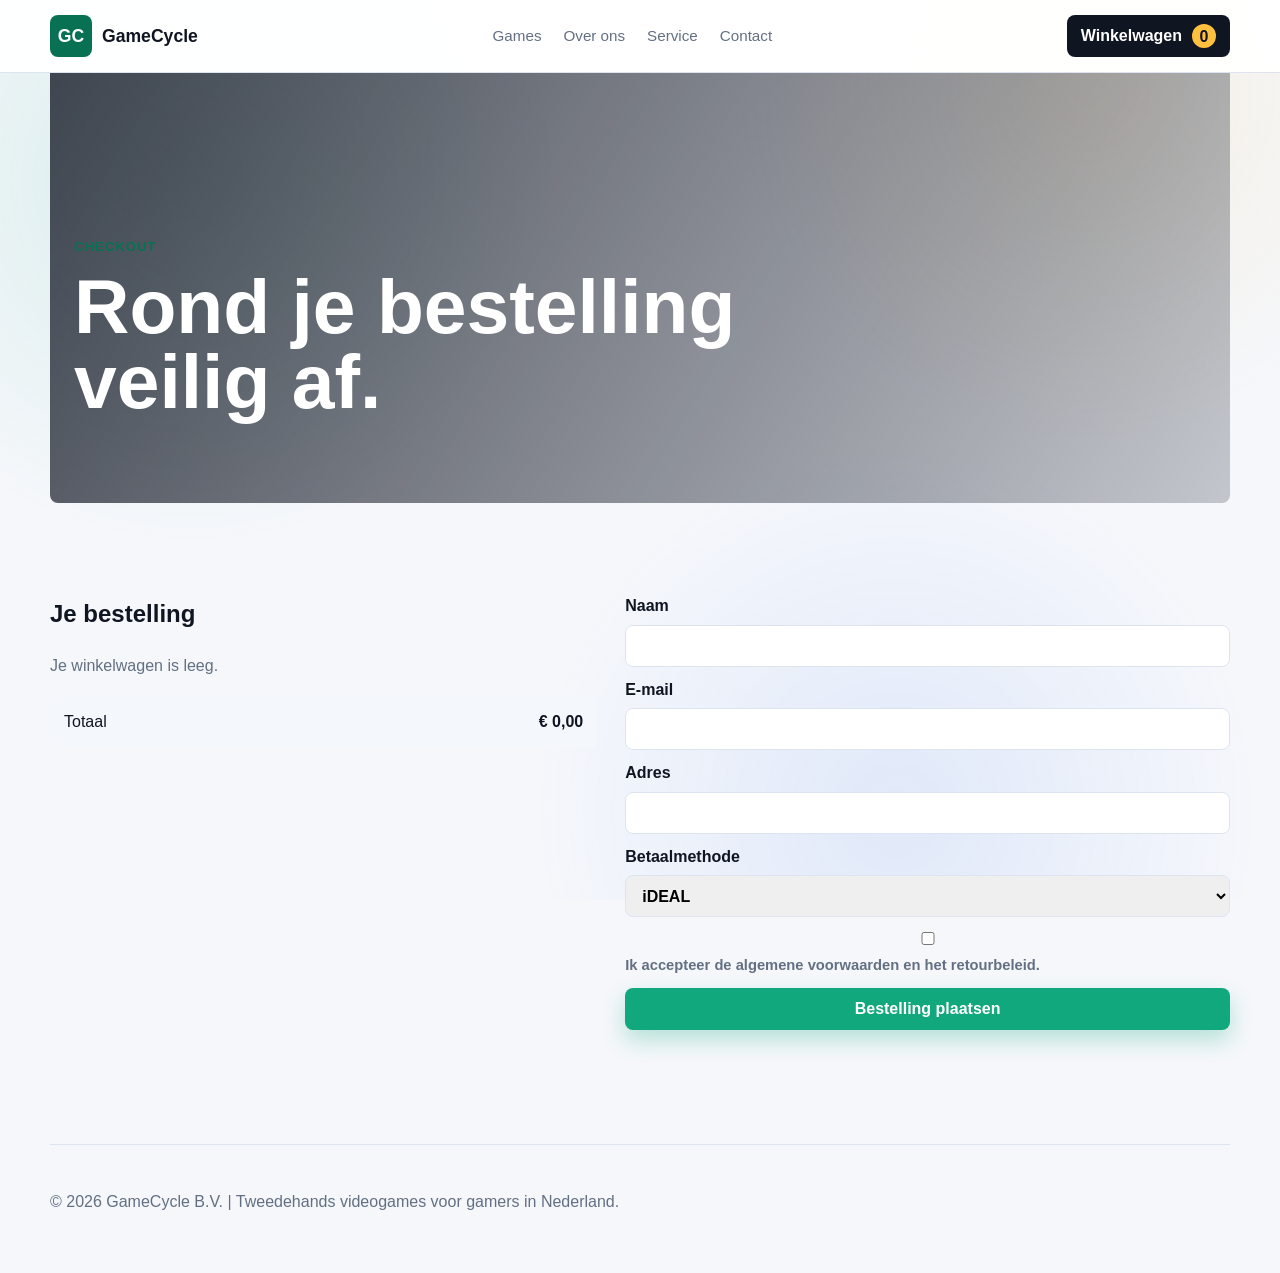
<file: Checkout.html>
<!DOCTYPE html>
<html lang="nl">
<head>
    <meta charset="UTF-8">
    <meta name="viewport" content="width=device-width, initial-scale=1.0">
    <link rel="stylesheet" href="Test.css">
    <title>Afrekenen | GameCycle</title>
</head>
<body>
    <header class="site-header"></header>

    <main>
        <section class="page-hero checkout-hero">
            <p class="eyebrow">Checkout</p>
            <h1>Rond je bestelling veilig af.</h1>
        </section>
        <section class="section checkout-layout">
            <div>
                <h2>Je bestelling</h2>
                <div class="cart-items" data-cart-items></div>
                <div class="totals"><span>Totaal</span><strong data-cart-total>EUR 0,00</strong></div>
            </div>
            <form class="checkout" data-checkout-form>
                <label>Naam<input type="text" name="customerName" required></label>
                <label>E-mail<input type="email" name="customerEmail" required></label>
                <label>Adres<input type="text" name="customerAddress" required></label>
                <label>Betaalmethode<select name="paymentMethod" required><option>iDEAL</option><option>PayPal</option><option>Creditcard</option></select></label>
                <label class="terms"><input type="checkbox" name="acceptTerms" required> Ik accepteer de algemene voorwaarden en het retourbeleid.</label>
                <button class="button primary full" type="submit">Bestelling plaatsen</button>
                <p class="order-message" data-order-message role="status"></p>
            </form>
        </section>
    </main>

    <script src="components.js"></script>
    <script src="shop.js"></script>
</body>
</html>
</file>
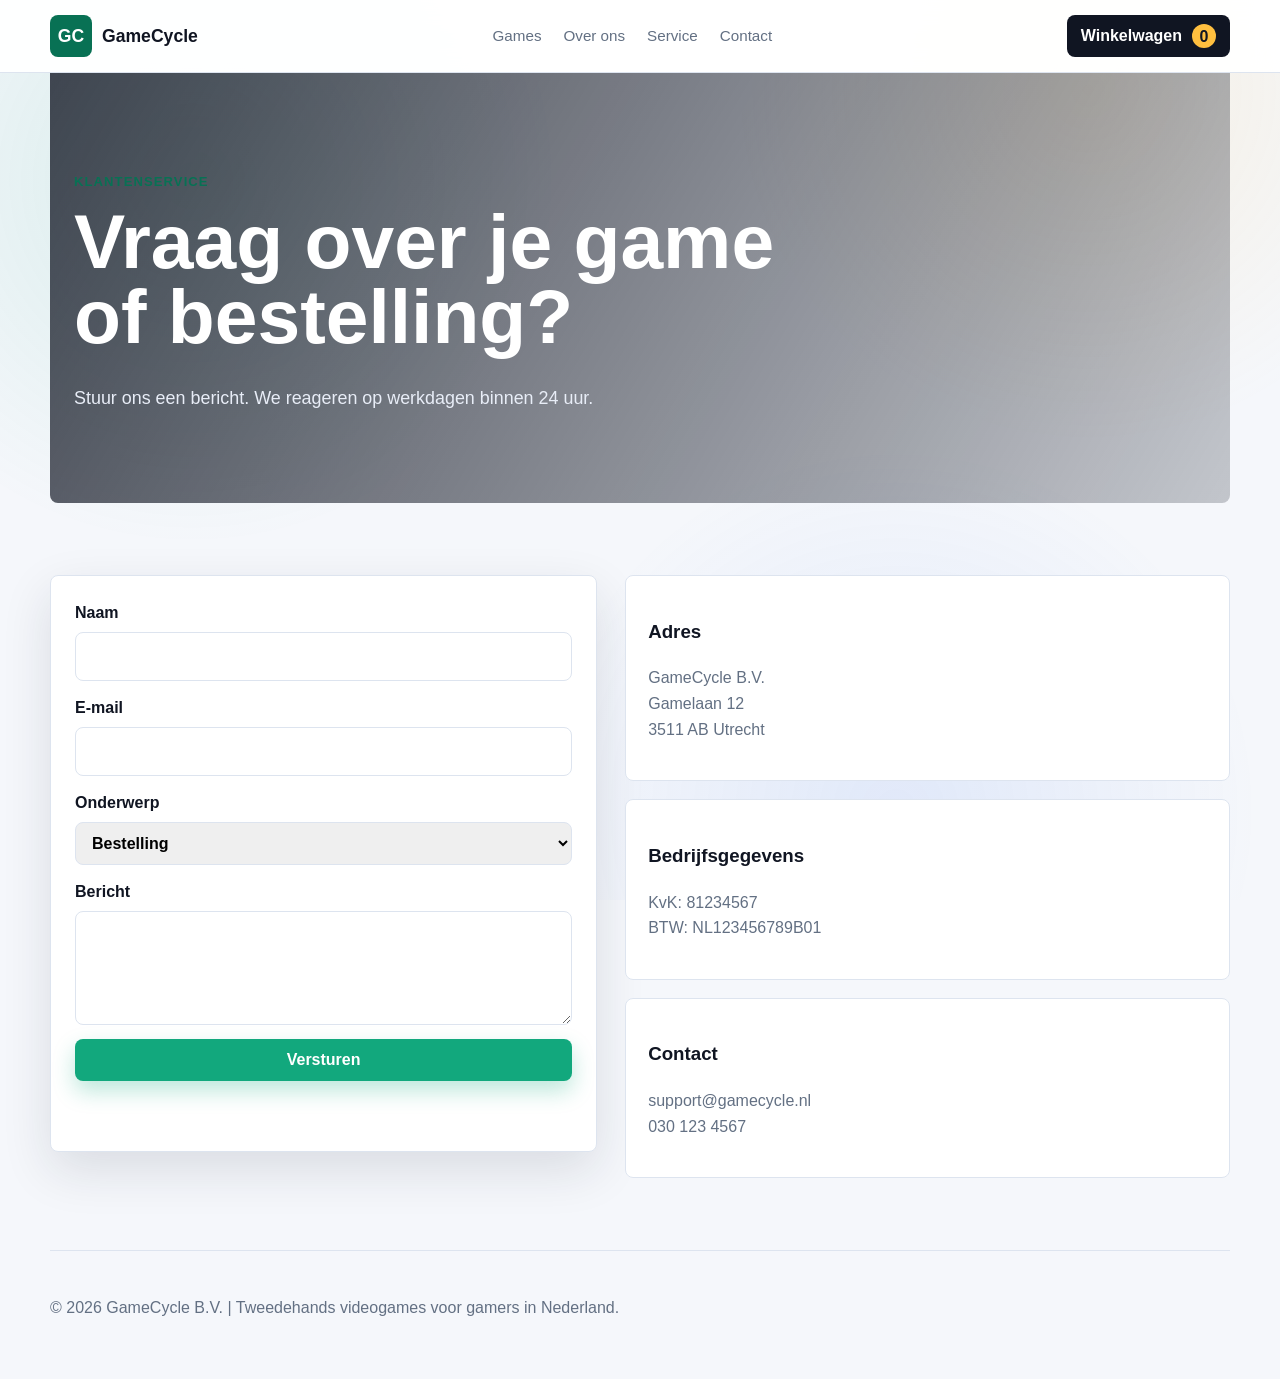
<file: Contact.html>
<!DOCTYPE html>
<html lang="nl">
<head>
    <meta charset="UTF-8">
    <meta name="viewport" content="width=device-width, initial-scale=1.0">
    <link rel="stylesheet" href="Test.css">
    <title>Contact | GameCycle</title>
</head>
<body>
    <header class="site-header"></header>

    <main>
        <section class="page-hero contact-hero">
            <p class="eyebrow">Klantenservice</p>
            <h1>Vraag over je game of bestelling?</h1>
            <p>Stuur ons een bericht. We reageren op werkdagen binnen 24 uur.</p>
        </section>
        <section class="section contact-layout">
            <form class="contact-form" onsubmit="event.preventDefault(); this.querySelector('p').textContent='Bericht verzonden. We nemen snel contact op.';">
                <label>Naam<input type="text" required></label>
                <label>E-mail<input type="email" required></label>
                <label>Onderwerp<select required><option>Bestelling</option><option>Retour</option><option>Productvraag</option></select></label>
                <label>Bericht<textarea rows="6" required></textarea></label>
                <button class="button primary" type="submit">Versturen</button>
                <p class="order-message" role="status"></p>
            </form>
            <div class="legal-grid contact-cards">
                <article><h3>Adres</h3><p>GameCycle B.V.<br>Gamelaan 12<br>3511 AB Utrecht</p></article>
                <article><h3>Bedrijfsgegevens</h3><p>KvK: 81234567<br>BTW: NL123456789B01</p></article>
                <article><h3>Contact</h3><p>support@gamecycle.nl<br>030 123 4567</p></article>
            </div>
        </section>
    </main>

    <script src="components.js"></script>
    <script src="shop.js"></script>
</body>
</html>
</file>
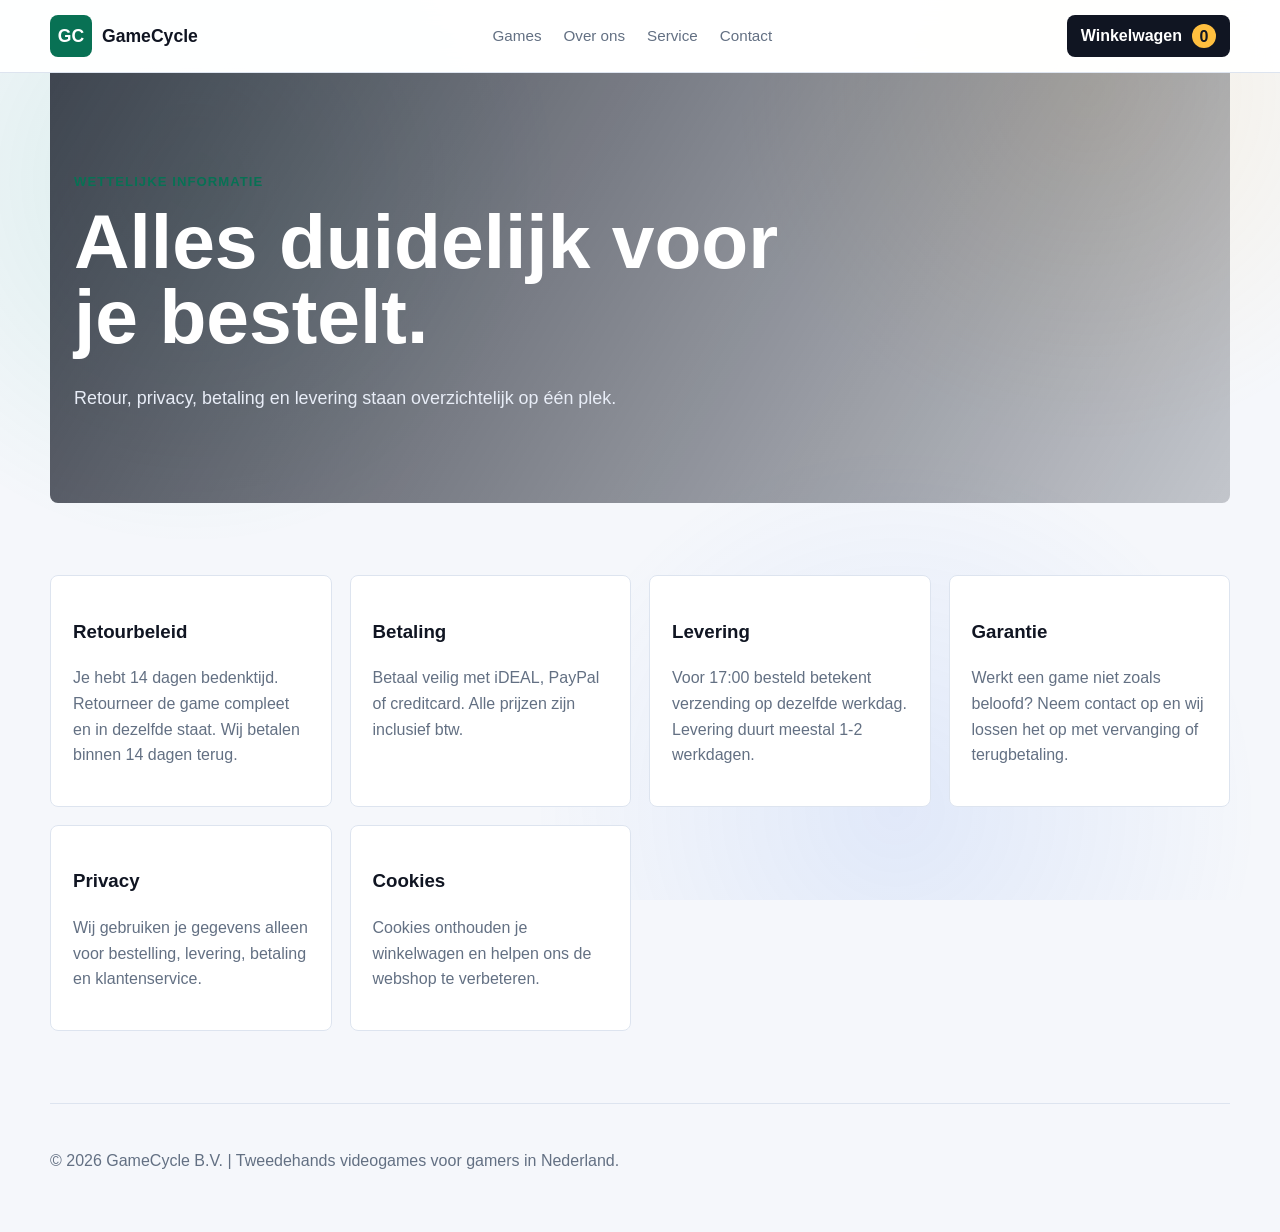
<file: Service.html>
<!DOCTYPE html>
<html lang="nl">
<head>
    <meta charset="UTF-8">
    <meta name="viewport" content="width=device-width, initial-scale=1.0">
    <link rel="stylesheet" href="Test.css">
    <title>Service | GameCycle</title>
</head>
<body>
    <header class="site-header"></header>

    <main>
        <section class="page-hero service-hero">
            <p class="eyebrow">Wettelijke informatie</p>
            <h1>Alles duidelijk voor je bestelt.</h1>
            <p>Retour, privacy, betaling en levering staan overzichtelijk op één plek.</p>
        </section>
        <section class="section legal-grid">
            <article><h3>Retourbeleid</h3><p>Je hebt 14 dagen bedenktijd. Retourneer de game compleet en in dezelfde staat. Wij betalen binnen 14 dagen terug.</p></article>
            <article><h3>Betaling</h3><p>Betaal veilig met iDEAL, PayPal of creditcard. Alle prijzen zijn inclusief btw.</p></article>
            <article><h3>Levering</h3><p>Voor 17:00 besteld betekent verzending op dezelfde werkdag. Levering duurt meestal 1-2 werkdagen.</p></article>
            <article><h3>Garantie</h3><p>Werkt een game niet zoals beloofd? Neem contact op en wij lossen het op met vervanging of terugbetaling.</p></article>
            <article><h3>Privacy</h3><p>Wij gebruiken je gegevens alleen voor bestelling, levering, betaling en klantenservice.</p></article>
            <article><h3>Cookies</h3><p>Cookies onthouden je winkelwagen en helpen ons de webshop te verbeteren.</p></article>
        </section>
    </main>

    <script src="components.js"></script>
    <script src="shop.js"></script>
</body>
</html>
</file>
<file: Test.css>
:root {
    --bg: #f5f7fb;
    --surface: #ffffff;
    --ink: #101522;
    --muted: #637083;
    --line: #dde4ef;
    --primary: #12a87d;
    --primary-dark: #087154;
    --accent: #ffbf3f;
    --blue: #2f6fed;
    --red: #e65757;
    --green: #1f9f65;
    --shadow: 0 18px 50px rgba(22, 31, 49, 0.12);
}

* {
    box-sizing: border-box;
}

html {
    scroll-behavior: smooth;
}

body {
    margin: 0;
    font-family: Arial, Helvetica, sans-serif;
    color: var(--ink);
    background: var(--bg);
    line-height: 1.6;
}

body::before {
    content: "";
    position: fixed;
    inset: 0;
    z-index: -1;
    background:
        radial-gradient(circle at 15% 20%, rgba(18, 168, 125, 0.12), transparent 28%),
        radial-gradient(circle at 85% 10%, rgba(255, 191, 63, 0.12), transparent 26%),
        radial-gradient(circle at 70% 90%, rgba(47, 111, 237, 0.1), transparent 30%);
    animation: ambient-shift 12s ease-in-out infinite alternate;
}

a {
    color: inherit;
    text-decoration: none;
}

button,
input,
select {
    font: inherit;
}

button,
a.button,
.cart-button,
.price-row button,
.filter,
.checkout button,
.contact-form button,
.cart-item button {
    position: relative;
    isolation: isolate;
    overflow: hidden;
    transform: translateY(0) scale(1);
    transition:
        transform 0.2s ease,
        box-shadow 0.2s ease,
        background-color 0.2s ease,
        color 0.2s ease,
        border-color 0.2s ease;
}

button::before,
a.button::before,
.cart-button::before,
.price-row button::before,
.filter::before,
.checkout button::before,
.contact-form button::before,
.cart-item button::before {
    content: "";
    position: absolute;
    inset: -40% -80%;
    z-index: -1;
    background: linear-gradient(110deg, transparent 35%, rgba(255, 255, 255, 0.34), transparent 62%);
    transform: translateX(-120%) rotate(8deg);
    transition: transform 0.45s ease;
}

button:hover,
a.button:hover,
.cart-button:hover,
.price-row button:hover,
.filter:hover,
.checkout button:hover,
.contact-form button:hover,
.cart-item button:hover {
    transform: translateY(-3px) scale(1.02);
    box-shadow: 0 14px 26px rgba(16, 21, 34, 0.18);
}

button:hover::before,
a.button:hover::before,
.cart-button:hover::before,
.price-row button:hover::before,
.filter:hover::before,
.checkout button:hover::before,
.contact-form button:hover::before,
.cart-item button:hover::before {
    transform: translateX(120%) rotate(8deg);
}

button:active,
a.button:active,
.cart-button:active,
.price-row button:active,
.filter:active,
.checkout button:active,
.contact-form button:active,
.cart-item button:active {
    transform: translateY(1px) scale(0.98);
    box-shadow: 0 6px 14px rgba(16, 21, 34, 0.15);
}

button:focus-visible,
a.button:focus-visible,
.cart-button:focus-visible,
.price-row button:focus-visible,
.filter:focus-visible,
.checkout button:focus-visible,
.contact-form button:focus-visible,
.cart-item button:focus-visible {
    outline: 3px solid rgba(255, 191, 63, 0.8);
    outline-offset: 3px;
}

.site-header {
    position: sticky;
    top: 0;
    z-index: 10;
    min-height: 72px;
    background: rgba(255, 255, 255, 0.94);
    border-bottom: 1px solid var(--line);
    backdrop-filter: blur(14px);
}

.nav {
    width: min(1180px, calc(100% - 32px));
    min-height: 72px;
    margin: 0 auto;
    display: flex;
    align-items: center;
    justify-content: space-between;
    gap: 24px;
}

.brand {
    display: inline-flex;
    align-items: center;
    gap: 10px;
    font-weight: 800;
    font-size: 1.1rem;
}

.brand-mark {
    display: grid;
    place-items: center;
    width: 42px;
    height: 42px;
    border-radius: 8px;
    color: #fff;
    background: var(--primary-dark);
}

.nav-links {
    display: flex;
    align-items: center;
    gap: 22px;
    color: var(--muted);
    font-size: 0.95rem;
}

.cart-button,
.button,
.price-row button,
.filter,
.checkout button {
    min-height: 42px;
    border: 0;
    border-radius: 8px;
    cursor: pointer;
    font-weight: 700;
}

.cart-button {
    display: inline-flex;
    align-items: center;
    gap: 10px;
    padding: 0 14px;
    color: #fff;
    background: var(--ink);
}

.cart-button span {
    display: grid;
    place-items: center;
    min-width: 24px;
    height: 24px;
    border-radius: 999px;
    background: var(--accent);
    color: var(--ink);
}

.hero {
    width: min(1180px, calc(100% - 32px));
    min-height: calc(100vh - 72px);
    margin: 0 auto;
    display: grid;
    grid-template-columns: 1.08fr 0.92fr;
    align-items: center;
    gap: 48px;
    padding: 56px 0;
}

.hero-content h1 {
    margin: 0;
    max-width: 720px;
    font-size: clamp(2.5rem, 7vw, 5.6rem);
    line-height: 0.95;
    animation: rise-in 0.7s ease both;
}

.hero-content p {
    max-width: 620px;
    color: var(--muted);
    font-size: 1.14rem;
}

.eyebrow {
    margin: 0 0 12px;
    color: var(--primary-dark);
    font-size: 0.82rem;
    font-weight: 800;
    letter-spacing: 0.08em;
    text-transform: uppercase;
}

.hero-actions {
    display: flex;
    flex-wrap: wrap;
    gap: 12px;
    margin-top: 28px;
}

.button {
    display: inline-flex;
    align-items: center;
    justify-content: center;
    padding: 0 18px;
}

.primary {
    color: #fff;
    background: var(--primary);
    box-shadow: 0 10px 22px rgba(18, 168, 125, 0.28);
}

.secondary {
    color: var(--ink);
    background: #e7edf6;
}

.hero-actions .primary,
.full.primary {
    animation: cta-breathe 2.8s ease-in-out infinite;
}

.hero-panel {
    min-height: 520px;
    display: grid;
    place-items: center;
    position: relative;
    border-radius: 8px;
    background: linear-gradient(145deg, #172033, #243551);
    overflow: hidden;
    box-shadow: var(--shadow);
    transform: perspective(900px) rotateX(var(--tilt-x, 0deg)) rotateY(var(--tilt-y, 0deg));
    animation: float-panel 5s ease-in-out infinite;
    transition: transform 0.18s ease;
}

.hero-panel::before {
    content: "";
    position: absolute;
    inset: 0;
    background-image: linear-gradient(rgba(255, 255, 255, 0.08) 1px, transparent 1px), linear-gradient(90deg, rgba(255, 255, 255, 0.08) 1px, transparent 1px);
    background-size: 42px 42px;
}

.game-stack {
    position: relative;
    z-index: 1;
    display: grid;
    gap: 14px;
    transform: rotate(-7deg);
}

.game-case {
    width: 270px;
    min-height: 82px;
    padding: 18px;
    display: flex;
    align-items: end;
    color: #fff;
    font-size: 1.25rem;
    font-weight: 800;
    border: 3px solid rgba(255, 255, 255, 0.28);
    border-radius: 8px;
    box-shadow: 0 16px 36px rgba(0, 0, 0, 0.25);
    transition: transform 0.2s ease;
}

.game-case:hover {
    transform: translateX(10px) rotate(2deg);
}

.red { background: var(--red); }
.green { background: var(--green); }
.blue { background: var(--blue); }

.deal-card {
    position: absolute;
    right: 24px;
    bottom: 24px;
    z-index: 2;
    width: min(270px, calc(100% - 48px));
    padding: 18px;
    border-radius: 8px;
    background: #fff;
    box-shadow: var(--shadow);
    animation: pulse-card 2.8s ease-in-out infinite;
}

.photo-band {
    width: min(1180px, calc(100% - 32px));
    margin: 0 auto 28px;
    display: grid;
    grid-template-columns: 1.2fr 0.9fr 0.9fr;
    gap: 14px;
}

.photo-band img,
.product-photo,
.story-photo {
    display: block;
    width: 100%;
    object-fit: cover;
    border-radius: 8px;
    box-shadow: var(--shadow);
}

.photo-band img {
    height: 260px;
    transition: transform 0.25s ease, filter 0.25s ease;
}

.photo-band img:first-child {
    height: 340px;
    grid-row: span 2;
}

.photo-band img:hover,
.product-card:hover .product-photo {
    transform: scale(1.03);
    filter: saturate(1.12);
}

.deal-card span,
.deal-card small {
    display: block;
    color: var(--muted);
}

.deal-card strong {
    display: block;
    margin: 6px 0;
    font-size: 1.3rem;
}

.trust-strip {
    width: min(1180px, calc(100% - 32px));
    margin: 0 auto 28px;
    display: grid;
    grid-template-columns: repeat(4, 1fr);
    gap: 1px;
    overflow: hidden;
    border: 1px solid var(--line);
    border-radius: 8px;
    background: var(--line);
}

.trust-strip div {
    padding: 20px;
    background: var(--surface);
}

.trust-strip strong,
.trust-strip span {
    display: block;
}

.trust-strip span {
    color: var(--muted);
    font-size: 0.92rem;
}

.section {
    width: min(1180px, calc(100% - 32px));
    margin: 0 auto;
    padding: 72px 0;
}

.section-heading {
    max-width: 720px;
    margin-bottom: 28px;
}

.section-heading h2,
.split h2 {
    margin: 0;
    font-size: clamp(2rem, 4vw, 3.4rem);
    line-height: 1.05;
}

.section-heading p,
.split p {
    color: var(--muted);
}

.filters {
    display: flex;
    flex-wrap: wrap;
    gap: 10px;
    margin-bottom: 22px;
}

.filter {
    padding: 0 16px;
    color: var(--ink);
    background: #e8eef7;
}

.filter.active {
    color: #fff;
    background: var(--ink);
    box-shadow: 0 10px 22px rgba(16, 21, 34, 0.18);
}

.product-grid {
    display: grid;
    grid-template-columns: repeat(3, minmax(0, 1fr));
    gap: 26px;
}

.product-card {
    overflow: hidden;
    border: 1px solid var(--line);
    border-radius: 8px;
    background: var(--surface);
    box-shadow: 0 10px 28px rgba(22, 31, 49, 0.07);
    transition: transform 0.25s ease, box-shadow 0.25s ease;
    animation: rise-in 0.55s ease both;
}

.product-card:hover {
    transform: translateY(-8px);
    box-shadow: 0 18px 44px rgba(22, 31, 49, 0.16);
}

.product-photo-wrap {
    height: 360px;
    position: relative;
    overflow: hidden;
    display: grid;
    place-items: center;
    background:
        linear-gradient(135deg, rgba(255, 255, 255, 0.08), transparent),
        #172033;
}

.product-photo {
    width: 100%;
    height: 100%;
    padding: 18px;
    object-fit: contain;
    border-radius: 0;
    box-shadow: none;
    transition: transform 0.3s ease, filter 0.3s ease;
}

[data-product-grid] .product-photo-wrap {
    height: 430px;
}

[data-product-grid] .product-photo {
    padding: 20px;
}

.product-photo-wrap .shine {
    position: absolute;
    inset: -30%;
    background: linear-gradient(110deg, transparent 35%, rgba(255, 255, 255, 0.38), transparent 62%);
    transform: translateX(-80%) rotate(10deg);
    transition: transform 0.55s ease;
}

.product-card:hover .shine {
    transform: translateX(80%) rotate(10deg);
}

.motion-ready .product-card,
.motion-ready .legal-grid article,
.motion-ready .review-grid article,
.motion-ready .check-list li,
.motion-ready .journey div {
    opacity: 0;
    transform: translateY(28px);
}

.motion-ready .product-card.is-visible,
.motion-ready .legal-grid article.is-visible,
.motion-ready .review-grid article.is-visible,
.motion-ready .check-list li.is-visible,
.motion-ready .journey div.is-visible {
    opacity: 1;
    transform: translateY(0);
    transition: opacity 0.55s ease, transform 0.55s ease, box-shadow 0.25s ease;
}

.cover {
    min-height: 190px;
    padding: 18px;
    display: flex;
    flex-direction: column;
    justify-content: space-between;
    color: #fff;
    background: var(--blue);
}

.cover.playstation { background: #2454d6; }
.cover.xbox { background: #16834f; }
.cover.nintendo { background: #d63b3b; }
.cover.pc { background: #33394a; }

.cover span {
    width: fit-content;
    padding: 5px 9px;
    border-radius: 999px;
    background: rgba(255, 255, 255, 0.2);
    font-size: 0.8rem;
    font-weight: 800;
}

.cover strong {
    font-size: 1.75rem;
    line-height: 1;
}

.product-info {
    padding: 18px;
}

.product-title {
    display: flex;
    align-items: start;
    justify-content: space-between;
    gap: 12px;
}

.product-title h3 {
    margin: 0;
    line-height: 1.2;
}

.product-title span {
    flex: 0 0 auto;
    padding: 4px 8px;
    border-radius: 999px;
    background: #f1f4f9;
    color: var(--muted);
    font-size: 0.8rem;
    font-weight: 800;
}

.product-info p {
    color: var(--muted);
    min-height: 98px;
}

dl {
    margin: 0;
    display: grid;
    gap: 8px;
}

dl div {
    display: flex;
    justify-content: space-between;
    gap: 12px;
    border-bottom: 1px solid var(--line);
    padding-bottom: 8px;
}

dt {
    color: var(--muted);
}

dd {
    margin: 0;
    text-align: right;
    font-weight: 700;
}

.price-row {
    display: flex;
    align-items: center;
    justify-content: space-between;
    gap: 14px;
    margin-top: 18px;
}

.price-row strong,
.price-row span {
    display: block;
}

.price-row strong {
    font-size: 1.45rem;
}

.price-row span {
    color: var(--muted);
    text-decoration: line-through;
}

.price-row button {
    padding: 0 14px;
    color: #fff;
    background: var(--primary-dark);
    box-shadow: 0 10px 22px rgba(8, 113, 84, 0.22);
}

.split {
    display: grid;
    grid-template-columns: 1fr 0.82fr;
    gap: 32px;
    align-items: start;
}

.check-list {
    padding: 0;
    list-style: none;
    display: grid;
    gap: 10px;
}

.check-list li {
    padding: 12px 14px;
    border-left: 4px solid var(--primary);
    background: var(--surface);
    border-radius: 8px;
}

.journey {
    padding: 24px;
    border-radius: 8px;
    background: var(--ink);
    color: #fff;
}

.journey h3 {
    margin-top: 0;
}

.journey div {
    display: grid;
    gap: 4px;
    padding: 14px 0;
    border-top: 1px solid rgba(255, 255, 255, 0.16);
}

.journey span {
    color: #c4ccdc;
}

.review-grid,
.legal-grid {
    display: grid;
    grid-template-columns: repeat(3, 1fr);
    gap: 18px;
}

.review-grid article,
.legal-grid article {
    padding: 22px;
    border: 1px solid var(--line);
    border-radius: 8px;
    background: var(--surface);
}

.review-grid p,
.legal-grid p {
    color: var(--muted);
}

.legal-grid {
    grid-template-columns: repeat(4, 1fr);
}

.cart-drawer {
    position: fixed;
    top: 0;
    right: 0;
    z-index: 20;
    width: min(440px, 100%);
    height: 100vh;
    padding: 22px;
    overflow-y: auto;
    background: var(--surface);
    box-shadow: -20px 0 55px rgba(16, 21, 34, 0.22);
    transform: translateX(105%);
    transition: transform 0.25s ease;
}

.cart-drawer.open {
    transform: translateX(0);
}

.cart-header {
    display: flex;
    justify-content: space-between;
    align-items: center;
    border-bottom: 1px solid var(--line);
}

.cart-header button {
    width: 40px;
    height: 40px;
    border: 0;
    border-radius: 8px;
    background: #eef2f8;
    cursor: pointer;
}

.cart-item {
    display: flex;
    justify-content: space-between;
    align-items: center;
    gap: 14px;
    padding: 16px 0;
    border-bottom: 1px solid var(--line);
}

.cart-item span,
.empty-cart,
.discount-message,
.order-message {
    color: var(--muted);
}

.quantity {
    display: flex;
    align-items: center;
    gap: 8px;
}

.quantity button {
    width: 32px;
    height: 32px;
    border: 0;
    border-radius: 8px;
    background: #eef2f8;
    cursor: pointer;
}

.checkout {
    display: grid;
    gap: 10px;
    margin-top: 18px;
}

.checkout input,
.checkout select {
    width: 100%;
    min-height: 42px;
    padding: 0 12px;
    border: 1px solid var(--line);
    border-radius: 8px;
}

.discount-row {
    display: grid;
    grid-template-columns: 1fr auto;
    gap: 8px;
}

.discount-row button {
    padding: 0 12px;
}

.totals {
    display: grid;
    grid-template-columns: 1fr auto;
    gap: 8px;
    margin: 10px 0;
    padding: 14px;
    border-radius: 8px;
    background: #f4f7fb;
}

.terms {
    display: flex;
    gap: 10px;
    align-items: start;
    color: var(--muted);
    font-size: 0.92rem;
}

.terms input {
    width: auto;
    min-height: auto;
    margin-top: 5px;
}

.full {
    width: 100%;
}

.footer {
    width: min(1180px, calc(100% - 32px));
    margin: 0 auto;
    padding: 28px 0 42px;
    color: var(--muted);
    border-top: 1px solid var(--line);
}

.page-hero {
    width: min(1180px, calc(100% - 32px));
    min-height: 430px;
    margin: 0 auto;
    padding: 72px 0;
    display: flex;
    flex-direction: column;
    justify-content: end;
    color: #fff;
    position: relative;
    overflow: hidden;
    border-radius: 0 0 8px 8px;
    background: linear-gradient(120deg, rgba(16, 21, 34, 0.72), rgba(16, 21, 34, 0.26)), url("https://images.unsplash.com/photo-1511512578047-dfb367046420?auto=format&fit=crop&w=1600&q=80") center/cover;
    transform: perspective(1000px) rotateX(var(--tilt-x, 0deg)) rotateY(var(--tilt-y, 0deg));
    transition: transform 0.18s ease;
}

.page-hero > * {
    width: min(720px, calc(100% - 48px));
    margin-left: 24px;
    position: relative;
    z-index: 1;
}

.page-hero h1 {
    margin-top: 0;
    margin-bottom: 12px;
    font-size: clamp(2.3rem, 6vw, 5rem);
    line-height: 0.98;
    animation: rise-in 0.7s ease both;
}

.page-hero p:not(.eyebrow) {
    color: #e8edf7;
    font-size: 1.12rem;
}

.products-hero {
    background-image: linear-gradient(120deg, rgba(16, 21, 34, 0.78), rgba(16, 21, 34, 0.22)), url("https://images.unsplash.com/photo-1542751371-adc38448a05e?auto=format&fit=crop&w=1600&q=80");
}

.story-hero {
    background-image: linear-gradient(120deg, rgba(16, 21, 34, 0.78), rgba(16, 21, 34, 0.22)), url("https://images.unsplash.com/photo-1556438064-2d7646166914?auto=format&fit=crop&w=1600&q=80");
}

.service-hero {
    background-image: linear-gradient(120deg, rgba(16, 21, 34, 0.78), rgba(16, 21, 34, 0.22)), url("https://images.unsplash.com/photo-1493711662062-fa541adb3fc8?auto=format&fit=crop&w=1600&q=80");
}

.contact-hero,
.checkout-hero {
    background-image: linear-gradient(120deg, rgba(16, 21, 34, 0.78), rgba(16, 21, 34, 0.22)), url("https://images.unsplash.com/photo-1550745165-9bc0b252726f?auto=format&fit=crop&w=1600&q=80");
}

.story-photo {
    min-height: 420px;
}

.contact-layout,
.checkout-layout {
    display: grid;
    grid-template-columns: 0.95fr 1.05fr;
    gap: 28px;
    align-items: start;
}

.contact-form {
    display: grid;
    gap: 14px;
    padding: 24px;
    border: 1px solid var(--line);
    border-radius: 8px;
    background: var(--surface);
    box-shadow: var(--shadow);
}

.contact-form label,
.checkout label {
    display: grid;
    gap: 6px;
    font-weight: 700;
}

.contact-form input,
.contact-form select,
.contact-form textarea {
    width: 100%;
    padding: 11px 12px;
    border: 1px solid var(--line);
    border-radius: 8px;
    resize: vertical;
}

.contact-cards {
    grid-template-columns: 1fr;
}

.cart-item button {
    min-height: 34px;
    padding: 0 10px;
    border: 0;
    border-radius: 8px;
    color: #fff;
    background: var(--red);
    cursor: pointer;
}

.cart-pop {
    animation: cart-pop 0.45s ease;
}

.toast {
    position: fixed;
    right: 22px;
    bottom: 22px;
    z-index: 40;
    padding: 13px 16px;
    border-radius: 8px;
    color: #fff;
    background: var(--primary-dark);
    box-shadow: var(--shadow);
    opacity: 0;
    transform: translateY(20px) scale(0.96);
    pointer-events: none;
}

.toast.show {
    animation: toast-in 2.2s ease both;
}

.spark-layer {
    position: fixed;
    inset: 0;
    z-index: -1;
    overflow: hidden;
    pointer-events: none;
}

.spark-layer span {
    position: absolute;
    left: var(--x);
    bottom: -30px;
    width: var(--size);
    height: var(--size);
    border-radius: 3px;
    background: rgba(18, 168, 125, 0.22);
    animation: spark-rise 9s linear infinite;
    animation-delay: var(--delay);
}

@keyframes rise-in {
    from {
        opacity: 0;
        transform: translateY(24px);
    }
    to {
        opacity: 1;
        transform: translateY(0);
    }
}

@keyframes float-panel {
    0%, 100% {
        transform: translateY(0);
    }
    50% {
        transform: translateY(-10px);
    }
}

@keyframes pulse-card {
    0%, 100% {
        transform: scale(1);
    }
    50% {
        transform: scale(1.03);
    }
}

@keyframes ambient-shift {
    from {
        transform: translate3d(0, 0, 0);
    }
    to {
        transform: translate3d(0, -18px, 0);
    }
}

@keyframes cart-pop {
    0%, 100% {
        transform: scale(1);
    }
    35% {
        transform: scale(1.12) rotate(-2deg);
    }
    65% {
        transform: scale(0.96) rotate(2deg);
    }
}

@keyframes cta-breathe {
    0%, 100% {
        box-shadow: 0 10px 22px rgba(18, 168, 125, 0.28);
    }
    50% {
        box-shadow: 0 14px 34px rgba(18, 168, 125, 0.42);
    }
}

@keyframes toast-in {
    0% {
        opacity: 0;
        transform: translateY(20px) scale(0.96);
    }
    14%, 84% {
        opacity: 1;
        transform: translateY(0) scale(1);
    }
    100% {
        opacity: 0;
        transform: translateY(20px) scale(0.96);
    }
}

@keyframes spark-rise {
    from {
        transform: translateY(0) rotate(0deg);
        opacity: 0;
    }
    12%, 80% {
        opacity: 1;
    }
    to {
        transform: translateY(-115vh) rotate(270deg);
        opacity: 0;
    }
}

@media (max-width: 950px) {
    .nav {
        flex-wrap: wrap;
        padding: 12px 0;
    }

    .nav-links {
        order: 3;
        width: 100%;
        justify-content: space-between;
        gap: 10px;
        overflow-x: auto;
    }

    .hero,
    .split,
    .contact-layout,
    .checkout-layout {
        grid-template-columns: 1fr;
    }

    .hero {
        min-height: auto;
    }

    .trust-strip,
    .product-grid,
    .review-grid,
    .legal-grid,
    .photo-band {
        grid-template-columns: repeat(2, 1fr);
    }

    [data-product-grid] .product-photo-wrap,
    .product-photo-wrap {
        height: 340px;
    }

    .photo-band img:first-child {
        grid-row: auto;
        height: 260px;
    }
}

@media (max-width: 620px) {
    .nav {
        width: min(100% - 20px, 1180px);
    }

    .cart-button {
        padding: 0 10px;
    }

    .hero,
    .section,
    .trust-strip {
        width: min(100% - 20px, 1180px);
    }

    .hero-panel {
        min-height: 420px;
    }

    .game-case {
        width: 220px;
    }

    .trust-strip,
    .product-grid,
    .review-grid,
    .legal-grid,
    .photo-band {
        grid-template-columns: 1fr;
    }

    [data-product-grid] .product-photo-wrap,
    .product-photo-wrap {
        height: 330px;
    }

    .price-row {
        align-items: stretch;
        flex-direction: column;
    }

    .price-row button {
        width: 100%;
    }
}
</file>
